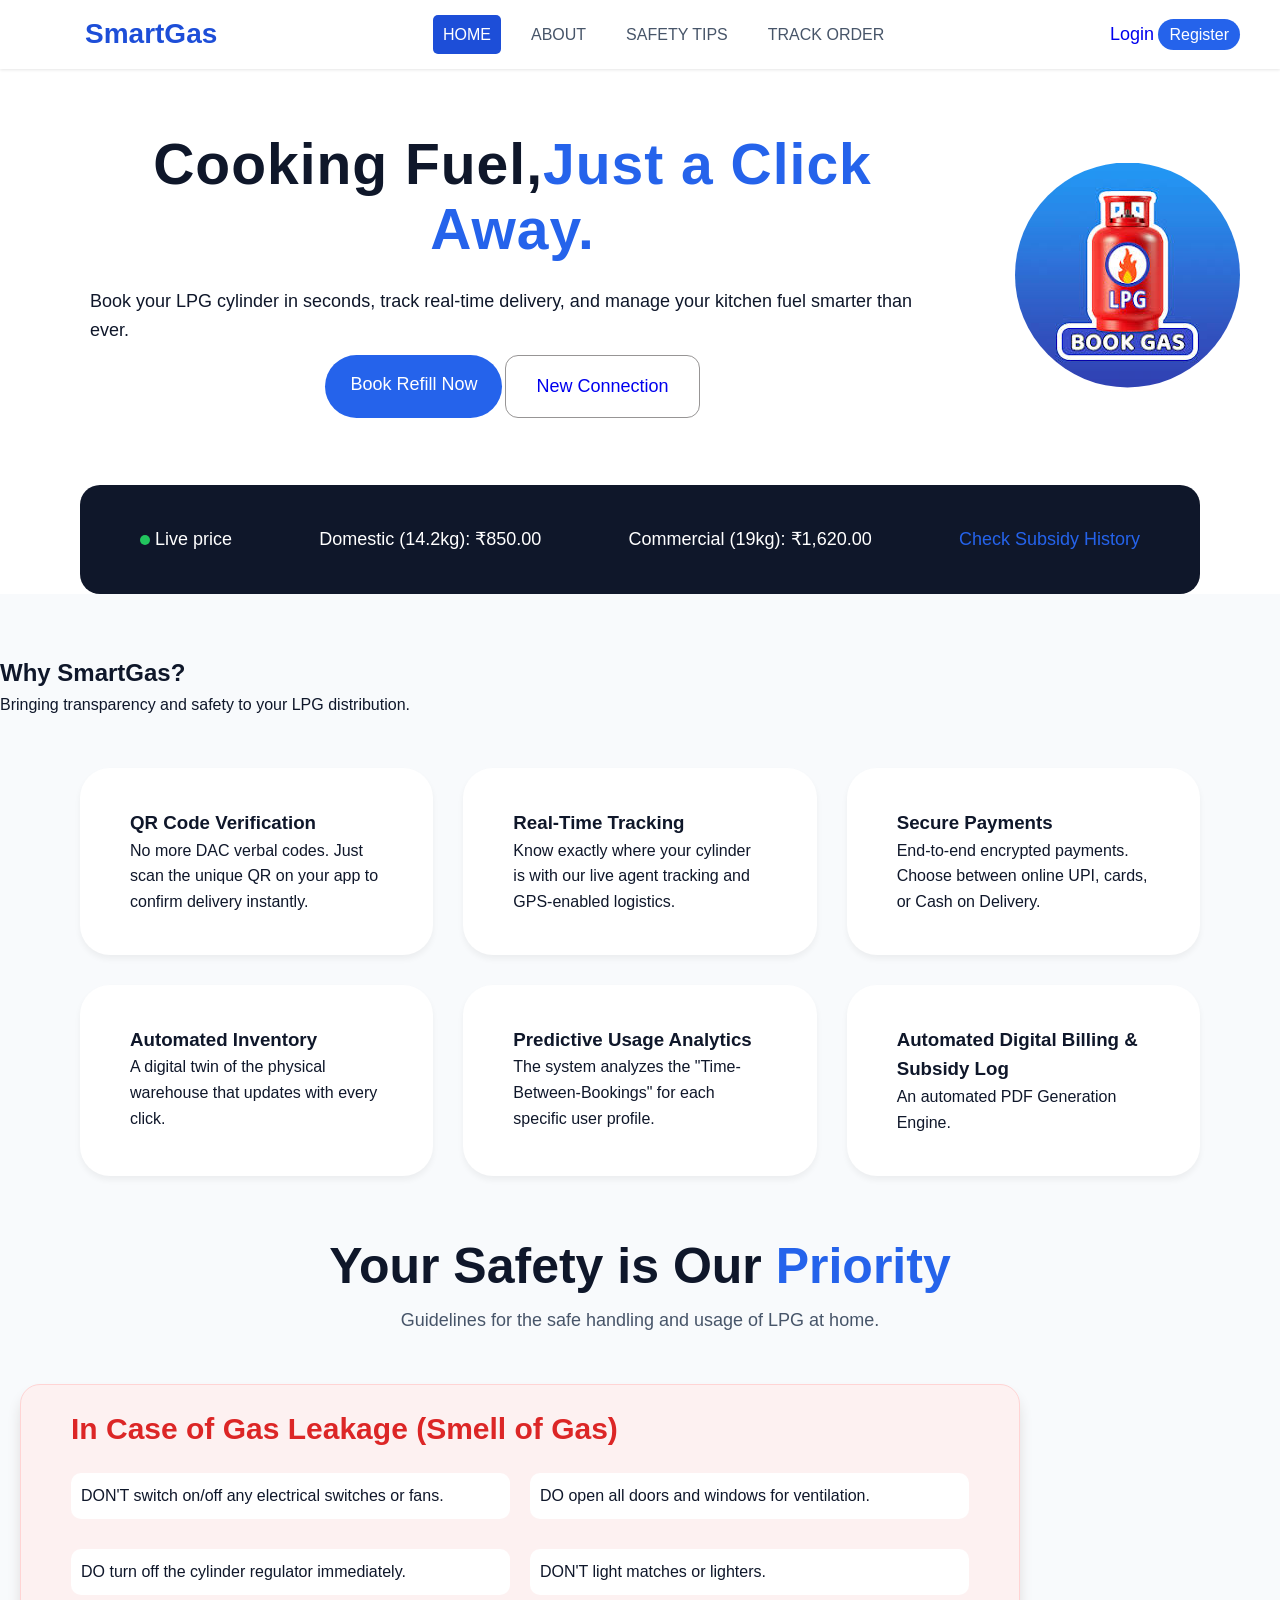
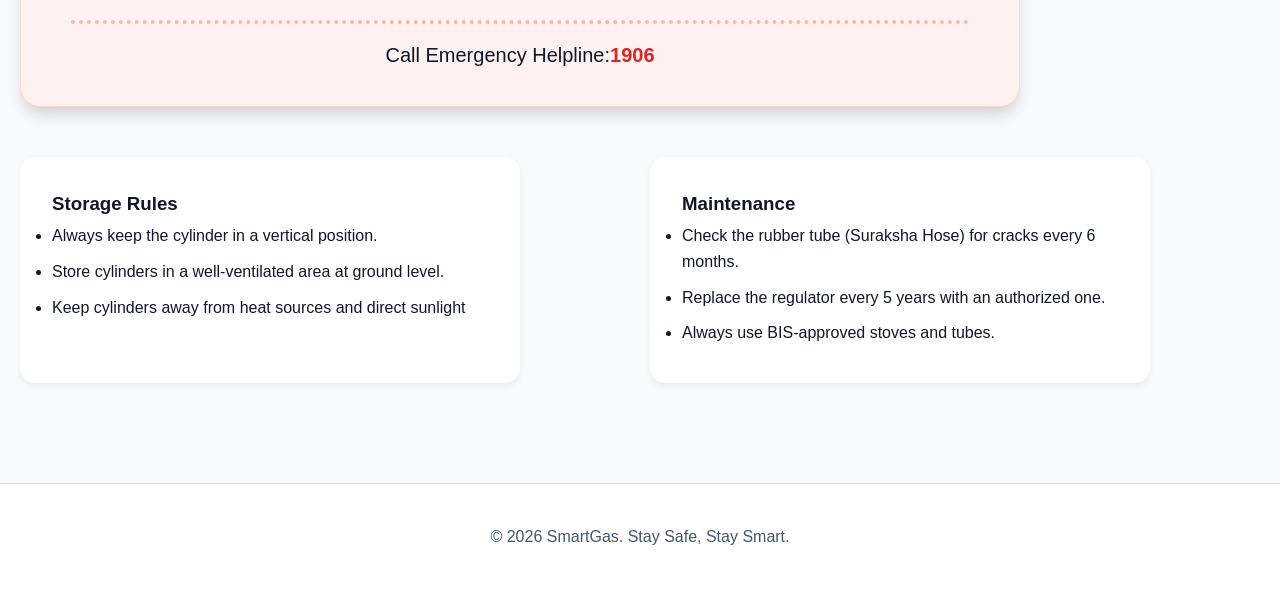
<file: index.html>
<!DOCTYPE html>
<html lang="en">
<head>
    <meta charset="UTF-8">
    <meta name="viewport" content="width=device-width, initial-scale=1.0">
    <title>SmartGas | Home</title>
    <link href="style.css" rel="stylesheet">
    <script src="script.js"></script>
    <link rel="stylesheet" href="https://cdnjs.cloudflare.com/ajax/libs/font-awesome/6.0.0/css/all.min.css">
     <link rel="stylesheet" href="https://cdnjs.cloudflare.com/ajax/libs/font-awesome/6.7.2/css/all.min.css" class="href">
</head>
<body>
    <header>
        <div class="nav-bar">
            <div class="logo">
                <span>SmartGas</span> 
            </div>
            <div class="items">
                <a class="active" href="#home">HOME</a>
                <a href="#about">ABOUT</a>
                <a href="#safety-tips">SAFETY TIPS</a>
                <a href="track.html">TRACK ORDER</a>
            </div>
            <div class="reg-log-btn">
                <a href="log.html" class="log">Login</a>
                <a href="reg.html" class="reg">Register</a>
            </div>
        </div>
    </header>
    <section>
       <div id="home" class="main">
        <div class="heading">
        <div>  
            <h1>Cooking Fuel,<span>Just a Click <br> Away. </span></h1>   
            <a>Book your LPG cylinder in seconds, track real-time delivery, and manage your kitchen fuel smarter than ever.</a>
        </div> 
        <div class="booking-btn">
            <a href="refill.html" class="btn-1">Book Refill Now</a>
            <a href="new_con.html" class="btn-2">New Connection</a>
        </div>
        </div>
            <div class="image">
            <img src="images/gas1.jfif">
        </div>  
       </div>
       <div>
        <div class="live-price">
            <div>
                <a class="pulse-dot"></a>
                <a >Live price</a>
            </div>
            <div>
                <a>Domestic (14.2kg): ₹850.00</a>
            </div>
            <div>
              <a>Commercial  (19kg): ₹1,620.00</a>
            </div>
            <div>
                <a class="ckbtn" id="about" href="subsidy.html">Check Subsidy History</a>
            </div>         
        </div>  
       </div>

        <div class="content">
            <div  class="abt">
                <h2>Why SmartGas?</h2>
            </div>
            <div class="abt-1">   
                <a>Bringing transparency and safety to your LPG distribution.</a>
            </div>

            <div class="cards">
            <div class="grd">
                <h3>QR Code Verification</h3>
                <a>No more DAC verbal codes. Just scan the unique QR on your app to confirm delivery instantly.</a>
            </div>
            <div class="grd">
                <h3>Real-Time Tracking</h3>
                <a>Know exactly where your cylinder is with our live agent tracking and GPS-enabled logistics.</a>
            </div>
            <div class="grd">
                <h3>Secure Payments</h3>
                <a>End-to-end encrypted payments. Choose between online UPI, cards, or Cash on Delivery.</a>
            </div>
             <div class="grd">
                <h3>Automated Inventory</h3>
                <a>A digital twin of the physical warehouse that updates with every click.</a>
            </div>
             <div class="grd">
                <h3>Predictive Usage Analytics</h3>
                <a>The system analyzes the "Time-Between-Bookings" for each specific user profile.</a>
            </div>
             <div class="grd">
                <h3>Automated Digital Billing & Subsidy Log</h3>
                <a  id="safety-tips" >An automated PDF Generation Engine.</a>
            </div>
           </div>

            <div class="heading-1">
              <h1>Your Safety is Our<span> Priority </span></h1>
              <p>Guidelines for the safe handling and usage of LPG at home.</p>
            </div> 
            <div class="emg">
                <div class="hd1">
                    <h1>In Case of Gas Leakage (Smell of Gas)</h1>
                </div>
                <div class="sub1">
                <p>DON'T switch on/off any electrical switches or fans.</p>
                <p>DO open all doors and windows for ventilation.</p>
                <p>DO turn off the cylinder regulator immediately.</p>
                <p>DON'T light matches or lighters.</p>
                </div>
                <p class="emgno">Call Emergency Helpline:<span>1906</span></p>
            </div>
            <div class="emg1">
            <div class="grd1">
                <h3>Storage Rules</h3>
                <ul>
                    <li>Always keep the cylinder in a vertical position.</li>
                    <li>Store cylinders in a well-ventilated area at ground level.</li>
                    <li>Keep cylinders away from heat sources and direct sunlight</li>
                </ul>
            </div>
            <div class="grd1">
                <h3>Maintenance</h3>
                <ul>
                    <li> Check the rubber tube (Suraksha Hose) for cracks every 6 months.</li>
                    <li> Replace the regulator every 5 years with an authorized one.</li>
                    <li>Always use BIS-approved stoves and tubes.</li>
                </ul>
            </div>  
         </div>
        </div>
    </section>

    <footer>
        <p>© 2026 SmartGas. Stay Safe, Stay Smart.</p>
    </footer>

  </body>
</html>
</file>
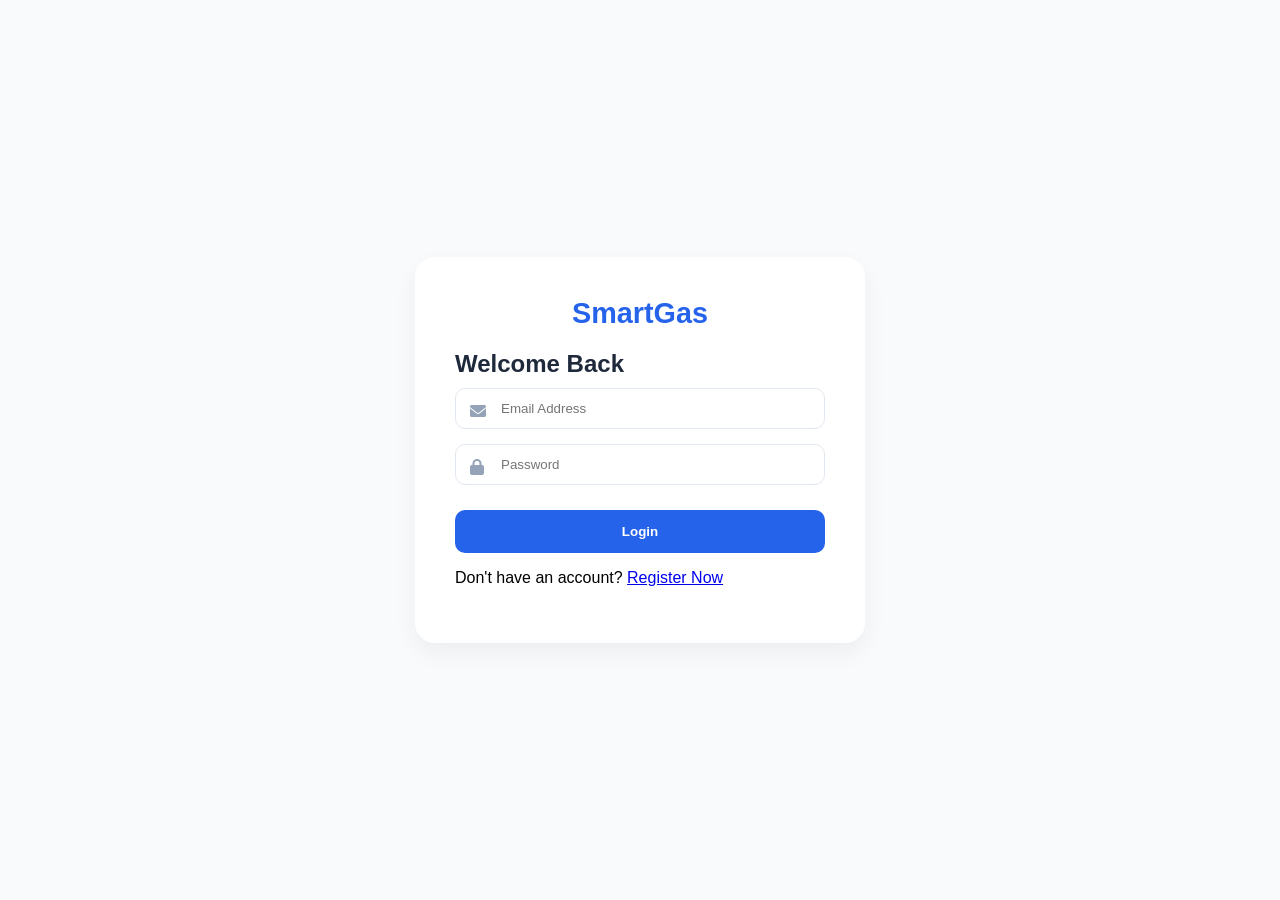
<file: log.html>
<!DOCTYPE html>
<html lang="en">
<head>
    <meta charset="UTF-8">
    <title>SmartGas | Access Portal</title>
    <link rel="stylesheet" href="common.css">
    <link rel="stylesheet" href="https://cdnjs.cloudflare.com/ajax/libs/font-awesome/6.0.0/css/all.min.css">
</head>
<body>
    <div class="auth-container">
        <div class="auth-card">
            <div class="logo"></i> SmartGas</div>
            
            <form id="loginForm" class="auth-form">
                <h2>Welcome Back</h2>
                <div class="input-group">
                    <i class="fa-solid fa-envelope"></i>
                    <input type="email" placeholder="Email Address" required>
                </div>
                <div class="input-group">
                    <i class="fa-solid fa-lock"></i>
                    <input type="password" placeholder="Password" required>
                </div>
                <button type="submit" class="btn-primary">Login</button>
                <p>Don't have an account? <a href="reg.html" >Register Now</a></p>
            </form>

        </div>
    </div>
</body>
</html>
</file>
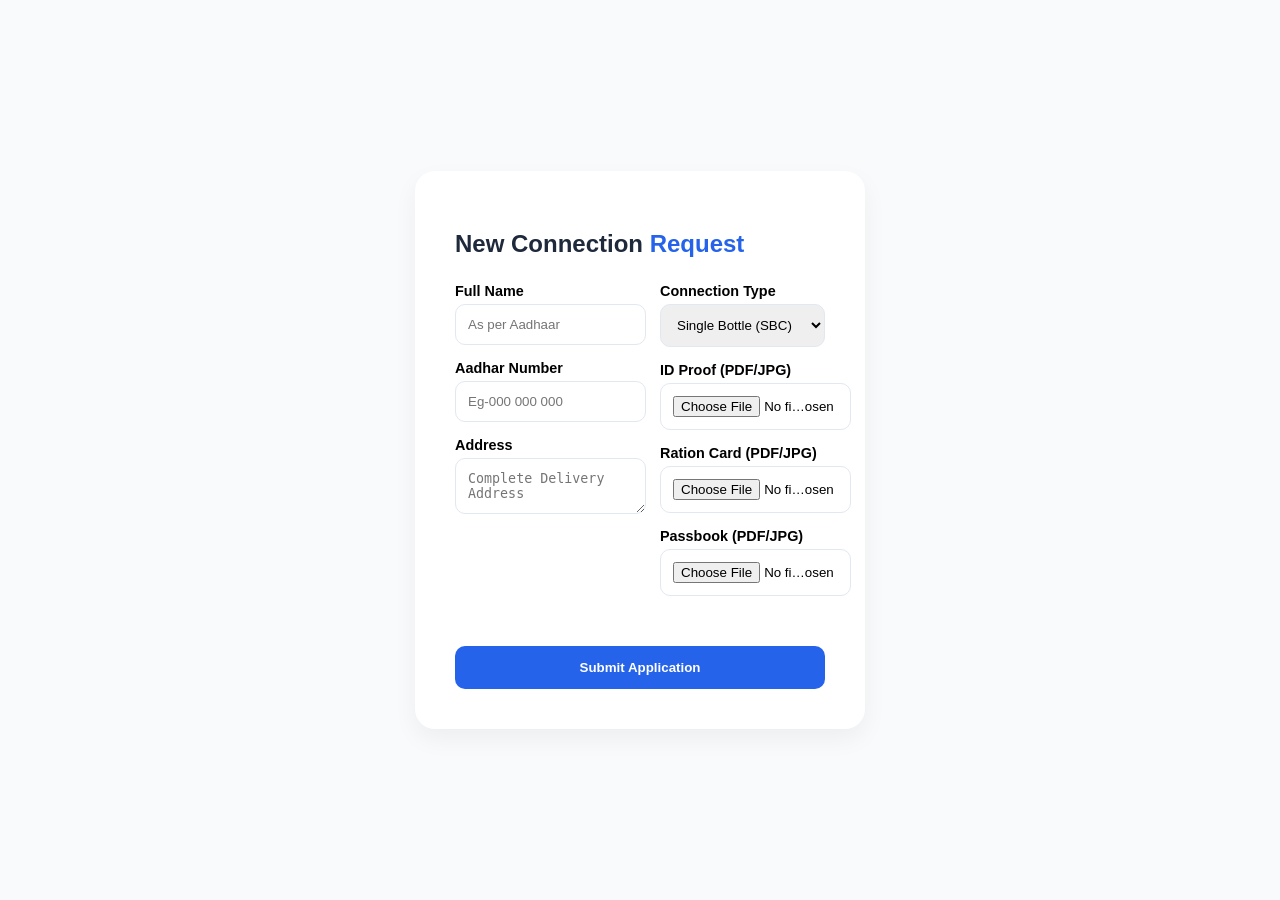
<file: new_con.html>
<!DOCTYPE html>
<html lang="en">
<head>
    <meta charset="UTF-8">
    <title>SmartGas | New Connection</title>
    <link rel="stylesheet" href="common.css">
</head>
<body>
    <div class="form-wrapper">
        <div class="form-card wide">
            <h2>New Connection <span>Request</span></h2>
            <form class="grid-form">
                <div class="col">
                    <label>Full Name</label>
                    <input type="text" placeholder="As per Aadhaar" required>
                    
                    <label>Aadhar Number</label>
                    <input type="text" placeholder="Eg-000 000 000" required>

                    <label>Address</label>
                    <textarea placeholder="Complete Delivery Address" required></textarea>
                </div>
                <div class="col">
                    <label>Connection Type</label>
                    <select>
                        <option>Single Bottle (SBC)</option>
                        <option>Double Bottle (DBC)</option>
                    </select>

                    <label>ID Proof (PDF/JPG)</label>
                    <input type="file" required>
                    <label>Ration Card (PDF/JPG)</label>
                    <input type="file" required>
                    <label>Passbook (PDF/JPG)</label>
                    <input type="file" required>
                </div>
                <button class="btn-primary full-width">Submit Application</button>
            </form>
        </div>
    </div>
</body>
</html>
</file>
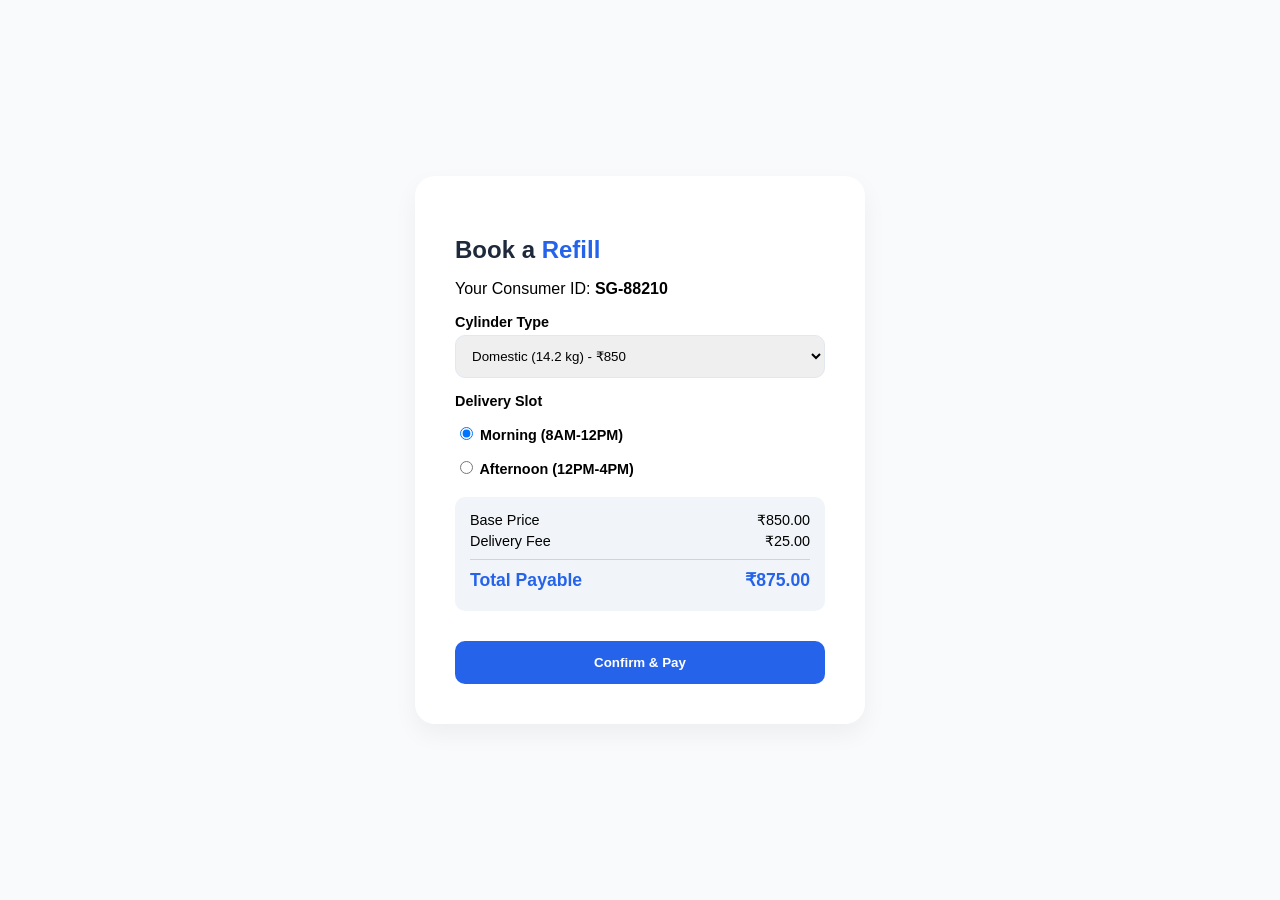
<file: refill.html>
<!DOCTYPE html>
<html lang="en">
<head>
    <meta charset="UTF-8">
    <title>SmartGas | Book Refill</title>
    <link rel="stylesheet" href="common.css">
</head>
<body>
    <div class="form-wrapper">
        <div class="form-card">
            <h2>Book a <span>Refill</span></h2>
            <p>Your Consumer ID: <strong>SG-88210</strong></p>
            
            <form>
                <label>Cylinder Type</label>
                <select>
                    <option>Domestic (14.2 kg) - ₹850</option>
                    <option>Commercial (19 kg) - ₹1,620</option>
                </select>

                <label>Delivery Slot</label>
                <div class="slots">
                    <label><input type="radio" name="slot" checked> Morning (8AM-12PM)</label>
                    <label><input type="radio" name="slot"> Afternoon (12PM-4PM)</label>
                </div>

                <div class="price-summary">
                    <div class="row"><span>Base Price</span><span>₹850.00</span></div>
                    <div class="row"><span>Delivery Fee</span><span>₹25.00</span></div>
                    <div class="row total"><span>Total Payable</span><span>₹875.00</span></div>
                </div>

                <button class="btn-primary">Confirm & Pay</button>
            </form>
        </div>
    </div>
</body>
</html>
</file>
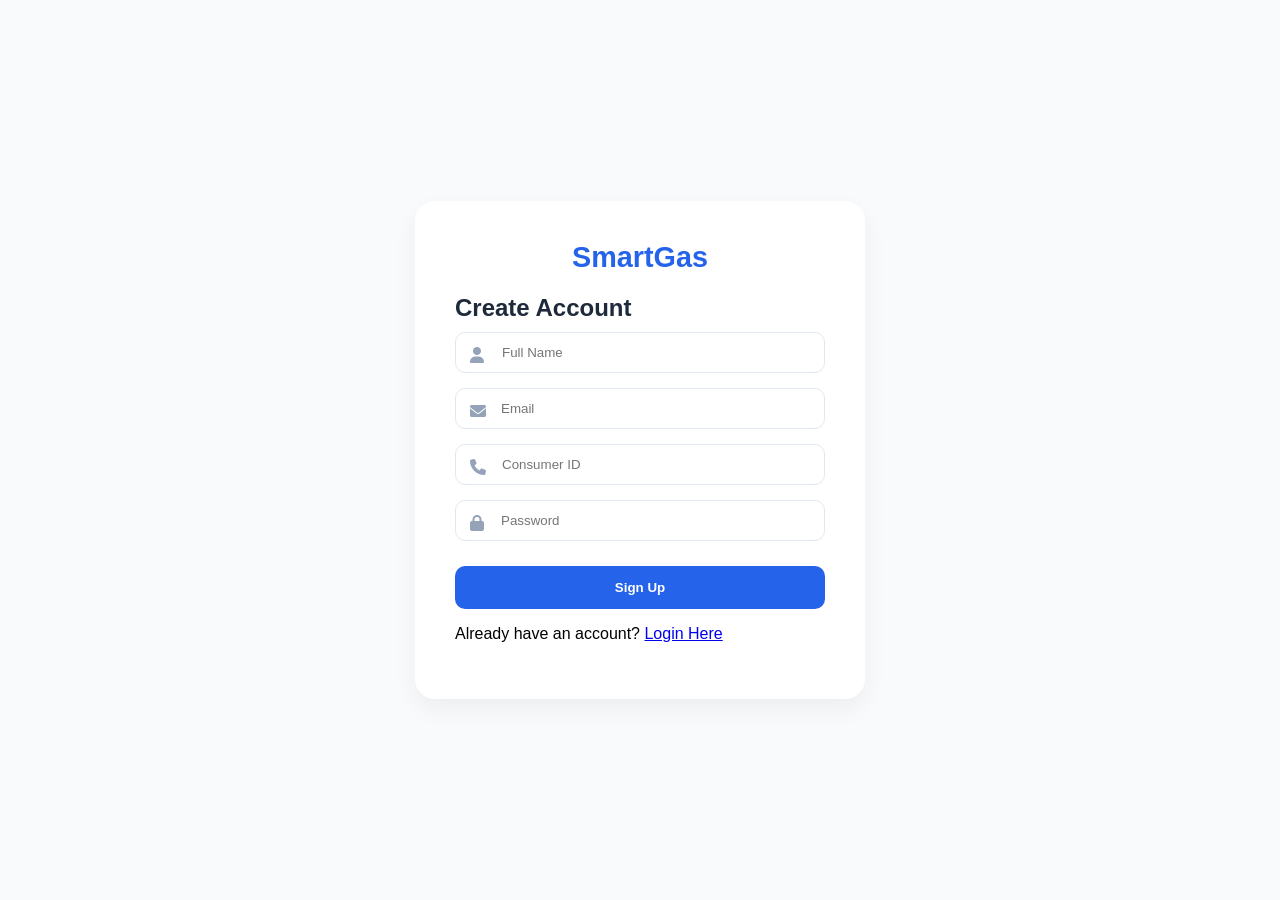
<file: reg.html>
<!DOCTYPE html>
<html lang="en">
<head>
    <meta charset="UTF-8">
    <title>SmartGas | Access Portal</title>
    <link rel="stylesheet" href="common.css">
    <link rel="stylesheet" href="https://cdnjs.cloudflare.com/ajax/libs/font-awesome/6.0.0/css/all.min.css">
</head>
<body>
    <div class="auth-container">
        <div class="auth-card">
            <div class="logo"></i> SmartGas</div>
            

            <form id="registerForm" >
                <h2>Create Account</h2>
                <div class="input-group"><i class="fa-solid fa-user"></i><input id="field" type="text" placeholder="Full Name" required></div>
                <div class="input-group"><i class="fa-solid fa-envelope"></i><input  type="email" placeholder="Email" required></div>
                <div class="input-group"><i class="fa-solid fa-phone"></i><input id="field" type="text" placeholder="Consumer ID" required></div>
                <div class="input-group"><i class="fa-solid fa-lock"></i><input type="password" placeholder="Password" required></div>
                <button type="submit" class="btn-primary">Sign Up</button>
                <p>Already have an account? <a href="log.html" >Login Here</a></p>
            </form>
        </div>
    </div>

</body>
</html>
</file>
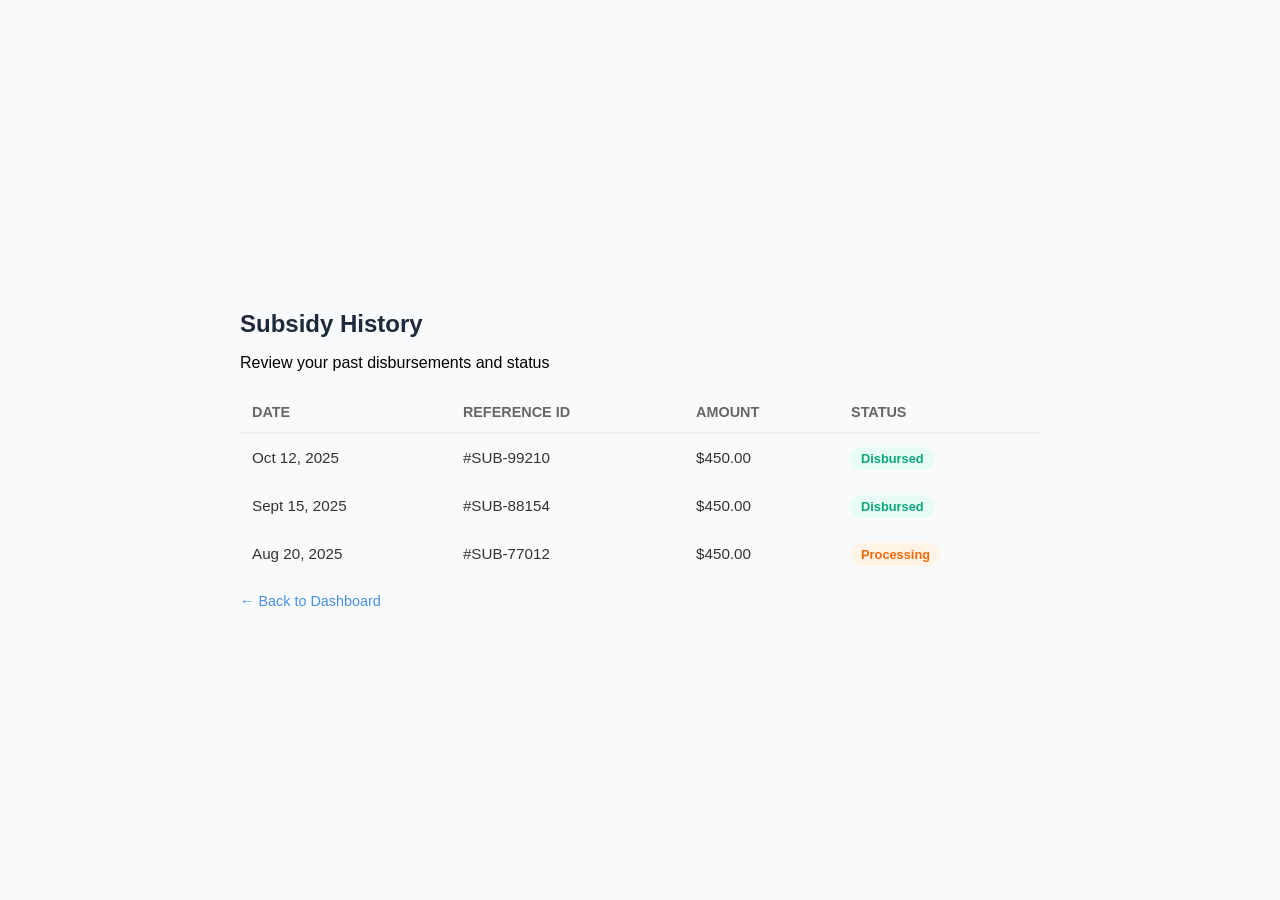
<file: subsidy.html>
<!DOCTYPE html>
<html lang="en">
<head>
    <meta charset="UTF-8">
    <meta name="viewport" content="width=device-width, initial-scale=1.0">
    <title>Subsidy History | Secure Portal</title>
    <link rel="stylesheet" href="common.css">
</head>
<body>
    <div class="auth-container wide">
        <div class="auth-header">
            <h2>Subsidy History</h2>
            <p>Review your past disbursements and status</p>
        </div>

        <div class="table-responsive">
            <table class="history-table">
                <thead>
                    <tr>
                        <th>Date</th>
                        <th>Reference ID</th>
                        <th>Amount</th>
                        <th>Status</th>
                    </tr>
                </thead>
                <tbody>
                    <tr>
                        <td>Oct 12, 2025</td>
                        <td>#SUB-99210</td>
                        <td>$450.00</td>
                        <td><span class="status-pill success">Disbursed</span></td>
                    </tr>
                    <tr>
                        <td>Sept 15, 2025</td>
                        <td>#SUB-88154</td>
                        <td>$450.00</td>
                        <td><span class="status-pill success">Disbursed</span></td>
                    </tr>
                    <tr>
                        <td>Aug 20, 2025</td>
                        <td>#SUB-77012</td>
                        <td>$450.00</td>
                        <td><span class="status-pill pending">Processing</span></td>
                    </tr>
                </tbody>
            </table>
        </div>

        <div class="auth-footer">
            <a href="index.html" class="back-link">← Back to Dashboard</a>
        </div>
    </div>
</body>
</html>
</file>
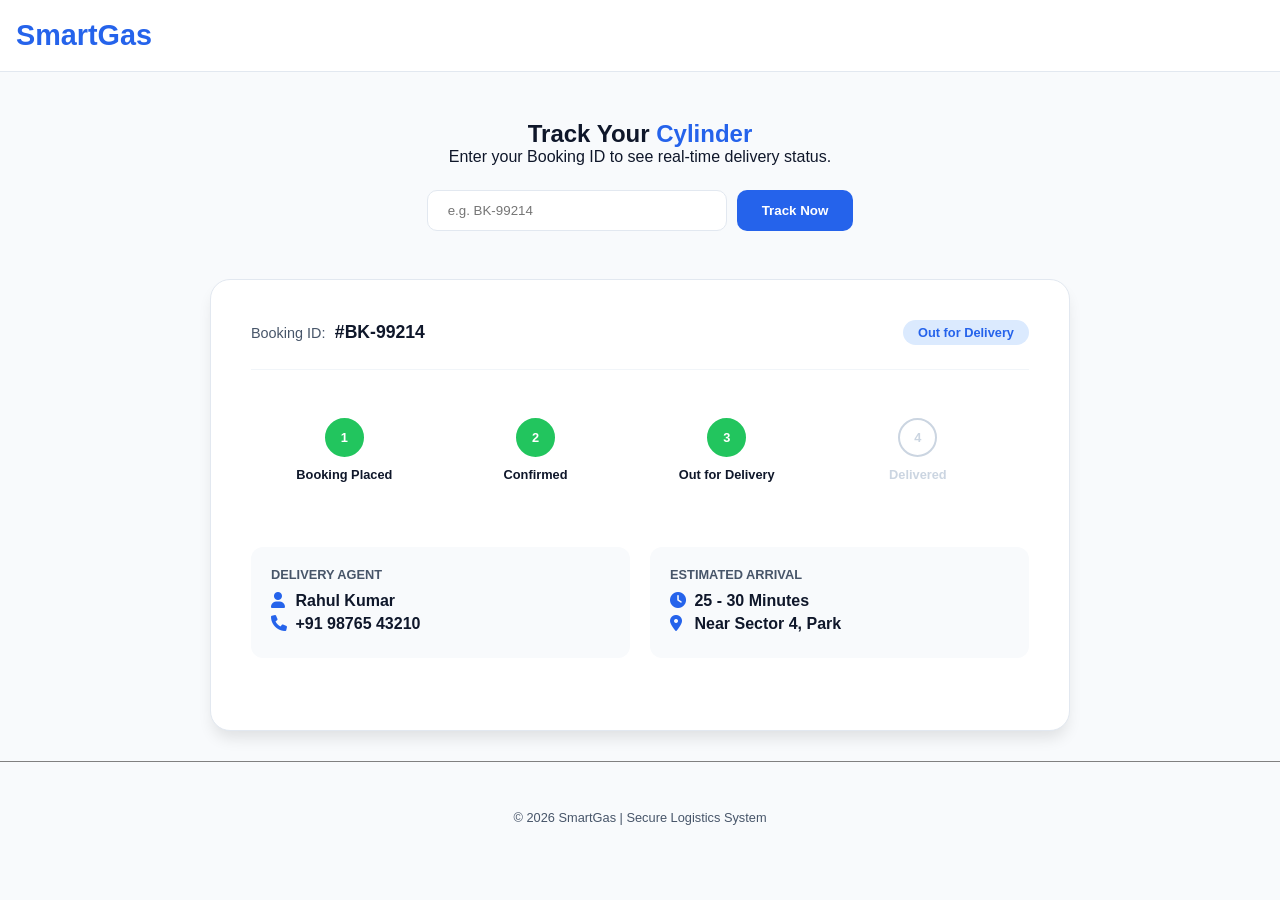
<file: track.html>
<!DOCTYPE html>
<html lang="en">
<head>
    <meta charset="UTF-8">
    <meta name="viewport" content="width=device-width, initial-scale=1.0">
    <title>SmartGas | Track Your Order</title>
    <link rel="stylesheet" href="track.css">
    <link rel="stylesheet" href="https://cdnjs.cloudflare.com/ajax/libs/font-awesome/6.0.0/css/all.min.css">
</head>
<body>

    <nav class="navbar">
         <div class="logo">
                <span>SmartGas</span> 
            </div>
    </nav>

    <div class="container">
        <section class="search-section">
            <h1>Track Your <span>Cylinder</span></h1>
            <p>Enter your Booking ID to see real-time delivery status.</p>
            <div class="search-box">
                <input type="text" placeholder="e.g. BK-99214" id="orderID">
                <button class="btn-primary">Track Now</button>
            </div>
        </section>

        <div class="tracker-card">
            <div class="card-header">
                <div>
                    <span class="order-label">Booking ID:</span>
                    <span class="order-value">#BK-99214</span>
                </div>
                <div class="status-badge">Out for Delivery</div>
            </div>

            
            <div class="progress-container">
                <ul class="progressbar">
                    <li class="active">Booking Placed</li>
                    <li class="active">Confirmed</li>
                    <li class="active pulse">Out for Delivery</li>
                    <li>Delivered</li>
                </ul>
            </div>

            <div class="track-details">
                <div class="detail-box">
                    <h4>Delivery Agent</h4>
                    <p><i class="fa-solid fa-user"></i> Rahul Kumar</p>
                    <p><i class="fa-solid fa-phone"></i> +91 98765 43210</p>
                </div>
                <div class="detail-box">
                    <h4>Estimated Arrival</h4>
                    <p><i class="fa-solid fa-clock"></i> 25 - 30 Minutes</p>
                    <p><i class="fa-solid fa-location-dot"></i> Near Sector 4, Park</p>
                </div>
            </div>
        </div>
    </div>

    <footer class="footer">
        <p>&copy; 2026 SmartGas | Secure Logistics System</p>
    </footer>

</body>
</html>
</file>
<file: style.css>
:root {
    --primary: #2563eb;
    --primary-dark: #1d4ed8;
    --black: #0f172a;
    --grey: #475569;
    --slate-900:#0f172a;
    --slate-50: #f8fafc;
    --white: #ffffff;
    --green: #22c55e;
    --red: #dc2626;
}
html{
    scroll-behavior: smooth;
}
* {
    margin: 0;
    padding: 0;
    box-sizing: border-box;
    font-family: 'Inter', -apple-system, sans-serif;
}
body {
    color: var(--slate-900);
    line-height: 1.6;
}
header {
    position: fixed;
    top: 0;
    width: 100%;
    padding: 12px 25px;
    background-color: var(--white);
    box-shadow: rgba(0, 0, 0, 0.1) 0px 1px 3px;
    z-index: 1000;
}
.nav-bar{
    display: flex;
    justify-content: space-between;
    align-items: center;
}        
.logo{
    padding-left: 60px;
    font-size: 28px;
    font-weight: bolder;
    color: var(--primary-dark);
}
.items{
    display: flex;
    align-items: center;
    gap: 20px;
}
.items a{
    padding: 7px 10px;
    text-decoration: none;
    color: var(--grey);
    border-radius: 5px;
}
.items a.active,.items :hover{
     background-color: var(--primary-dark);
     color: var(--white);
     transition: 0.5s;
}
.reg-log-btn{
    padding-right: 15px;
}
.reg-log-btn i  {
    display: none;
}
.reg{
    border: none;
    text-decoration: none;
    cursor: pointer;
    font-size: 16px;
    padding: 7px 11px;
    background-color: var(--primary);
    color: var(--white);
    border-radius: 20px;
}
.log{
     border: none;
     cursor: pointer;
     text-decoration: none;
     font-size: 18px;
     background-color: var(--white);
}
section{
   margin-top: 65px; 
}
.main{
    display: flex;
    align-items: center;
    height: 420px;
    padding-left: 90px;
}
.heading{
    display: flex;
    flex-direction: column;
    align-items: center;
    flex-grow: 1;

}
.heading h1{
    font-size: 57px;
    letter-spacing: 1px;
    line-height: 65px;
    margin-bottom: 25px;
    text-align: center;
}
.heading h1 span{
    color: var(--primary);
}
.heading a{
    font-size: 18px;
    font-weight: 500;
}
.booking-btn{
    display: flex;
    padding-top: 10px;

}
.btn-1{
    border: none;
    text-decoration: none;
    padding: 15px 25px;
    color: var(--white);
    background-color: var(--primary);
    font-size: 18px;
    border-radius: 50px;
    font-weight: bold;
    margin-right: 3px;
}
.btn-2{
    text-decoration: none;
     padding: 16px 30px;
     border-radius: 13px;
     border: rgb(151, 149, 149) 1px solid;
     background-color: var(--white);
     font-weight: bold;
}
.btn-1:hover{
    padding: 18px 29px;
    transition: 0.2s;
}
.image{
    display: flex;
    align-items: center;
    justify-content: center;
    padding-left: 80px;
    padding-right: 40px;
    z-index: 0;
    flex-grow: 1;
}
img{
     clip-path: circle(50% at 50%50%);
}
.live-price{
    margin: 0 80px;
    background-color: var(--slate-900);
    color: var(--white);
    border-radius: 20px;  
    display: flex;
    align-items: center;
    justify-content: space-between;
    padding:40px 60px ;
    font-size: 18px;
}
.pulse-dot{
    height: 10px;
  width: 10px;
  background: var(--green);
  border-radius: 50%;
  display: inline-block;
  animation: pulse 2s infinite;
}
@keyframes pulse {
          0% {
              transform: scale(0.95);
               box-shadow: 0 0 0 0 rgba(34, 197, 94, 0.7);
           }
    
            50% {
                transform: scale(1);
                box-shadow: 0 0 0 10px rgba(34, 197, 94, 0);
            }
            100% {
               transform: scale(0.95);
               box-shadow: 0 0 0 0 rgba(34, 197, 94, 0);
            }
}
.ckbtn{
    text-decoration: none;
    color: var(--primary);
}
.content{
    display: block;
    justify-items: center;
    padding-top: 60px;
    background-color: var(--slate-50);
}  
.cards{
    display: grid;
    grid-template-columns: 1fr 1fr 1fr;
    column-gap: 30px;
    row-gap: 30px;
    padding:50px 20px;
    margin: 0 60px;
    
}
.grd{
    padding: 40px 50px;
    background-color: var(--white);
    border-radius: 30px;
    box-shadow: 0 4px 6px rgba(0,0,0,0.05);
}
.emg{
    max-width: 1000px;
    margin: 50px 20px;
    border: #ffd4d4 1px solid;
    padding: 20px 50px;
    border-radius: 20px;
     background-color:#fdf1f1;
     box-shadow: rgb(211, 209, 209) 0 10px 15px -3px;
}
.heading-1 h1{
    font-size: 50px;
    font-weight: bolder;
    text-align: center;
}
.heading-1 span{
    color: var(--primary);
}
.heading-1 p{
    text-align: center;
    color: var(--grey);
    font-weight: 500;
    font-size: 18px;
}
.hd1 h1{
    font-size: 30px;
    color: var(--red);
    padding-bottom: 20px;
}
.sub1 {
    display: grid;
    grid-template-columns: 1fr 1fr;
    row-gap: 30px;
    column-gap: 20px; 
    padding-bottom: 25px;
}
.sub1 p{
    padding: 10px 10px;
    background-color: var(--white);
    border-radius: 10px;
}
.emgno{
   border-top:#fdb3b3 4px dotted  ;
   text-align: center;
   font-size: 20px;
   padding: 15px 0;
}
.emgno span{ 
    color: var(--red);
    font-weight: 800;
}
.grd1{
    background: white;
    padding: 2rem;
    border-radius: 15px;
    max-width: 500px;
    box-shadow: 0 4px 6px rgba(0,0,0,0.05);
}
.grd1 li{
    padding: 5px 0;
    font-weight: 500;
}
.emg1{
    display: grid;
    column-gap: 20px;
    padding-bottom: 100px;
    margin: 0 20px;
    grid-template-columns: 1fr 1fr;
}
footer p{
    text-align: center;
    color: var(--grey);
    padding: 40px 10px;
    border-top: rgb(218, 215, 215) 1px solid;
}
@media (max-width:1155px){
    .main{
        height: 500px;
    }
    .heading h1{
        font-size: 50px;
        line-height: 55px;  
    }
    .heading a{
        font-size: 17px;
    }
}
@media (max-width:1100px){
    .live-price{
        font-size: 16px;
        padding: 35px 30px;
    }
    .logo{
        padding-left: 10px;
    }
    .reg-log-btn{
        padding-right: 0;
    }
}
@media (max-width:850px){
    header .reg-log-btn i{
        display: inline-block;
    }
    header .items{
        position: absolute;
        display: block;
        top: 100%;
        right: 0;left: 0;
        background: #fff;
        padding: 10px;
        border-top:.1rem solid rgb(0,0,0,.2);
        border-bottom:.1rem solid rgb(0,0,0,.2);
        clip-path: polygon(0 0,100% 0,100% 0,0 0);
    }
    header .items.active{
        clip-path: polygon(0 0,100% 0,100% 100%,0 100%);
    }
    header .items a{
        display: block;
        background: #eee;
        font-size: 20px;
        padding: 12px;
        margin-bottom: 10px;
    }
}
@media ( max-width:710px){
    .logo{
        font-size: 25px ;
    }
    .main{
        height: 470px;
        padding-left: 30px;
        
    }
    .heading h1{
        font-size: 45px;
        line-height: 45px;  
    }
    .image{
        padding: 0;
        padding-right: 20px;
    }
    img{
        height: 200px;
        width: 200px;
    }
    .live-price{
        font-size: 12px;
        padding: 35px 20px;
        margin: 0 40px;
        line-height: 15px;
    }
    .cards{
        grid-template-columns: 1fr 1fr;
        row-gap: 10px;
        column-gap: 10px;
        padding: 50px 0;
    }
    .grd{
        padding: 20px 30px;
       
    }
    .heading-1 h1{
        font-size: 45px;
        line-height: 45px;
    }
    
    .hd1 h1{
        font-size: 20px;
    }

}
@media (max-width:510px){
    .logo{
        font-size: 20px;
        padding-left: 5px;
    }
    header{
        padding: 12px 10px;
    }
    header .items{
        font-size: 15px;
    }
    .reg-log-btn .log,.reg{
        font-size: 15px;
    }
    
    .main{
        margin-top: 100px;
        height: 400px;
        flex-wrap: wrap;
        padding: 20px 10px;
    }
    .heading h1{
        font-size: 30px;
        line-height: 33px;
    }
    .heading a{
        font-size: 14px;
    }
    img{
        height: 100px;
        width: 100px;
    }
    .btn-1{
        font-size: 13px;
        padding: 10px 15px;
    }
    .btn-2{
        font-size: 13px;
        padding: 10px 15px;
    }
    .content{
        padding-left: 20px;
    }
    .grd{
        padding: 15px 15px;
        border-radius: 15px;
    }
    .live-price{
        font-size: 11px;
        padding: 20px 20px;
        margin: 0 20px;
        line-height: 12px;
    }
     .heading-1 h1{
        font-size: 30px;
        line-height: 34px;
    }
     .heading-1 p{
        font-size: 16px;
        line-height: 17px;
    }
    .emg{
        padding: 12px 13px;
    }
    .sub1{
        grid-template-columns: 1fr;
    }
    .hd1{
        font-size: 10px;
        line-height: 25px;
    }
    .emg1{
         grid-template-columns: 1fr;
         row-gap: 10px;
    }
    .grd1{
        padding: 15px 20px; 
    }
    .cards{
      padding-right: 10px;
    }
}
</file>
<file: common.css>
:root {
    --primary: #2563eb;
    --navy: #1e293b;
    --bg: #f8fafc;
}

body { font-family:'Inter', -apple-system, sans-serif; background: var(--bg); display: flex; align-items: center; justify-content: center; min-height: 100vh; margin: 0; }

.auth-container, .form-wrapper { width: 100%; max-width: 450px; padding: 20px; }
.form-card.wide { max-width: 800px; }

.auth-card, .form-card { background: white; padding: 40px; border-radius: 20px; box-shadow: 0 10px 25px rgba(0,0,0,0.05); }

.logo { color: var(--primary); font-weight: 800; font-size: 1.8rem; text-align: center; margin-bottom: 20px; }
h2 { margin-bottom: 10px; color: var(--navy); }
h2 span { color: var(--primary); }

.input-group { position: relative; margin-bottom: 15px; }
.input-group i { position: absolute; left: 15px; top: 15px; color: #94a3b8; }
.input-group input { width: 100%; padding: 12px 12px 12px 45px ; box-sizing: border-box; border: 1px solid #e2e8f0; border-radius: 10px; outline: none; }
#field{padding: 12px 12px 12px 46px ;}

label { display: block; margin: 15px 0 5px; font-weight: 600; font-size: 0.9rem; }
select, input[type="text"], textarea, input[type="file"] { width: 100%; padding: 12px; border: 1px solid #e2e8f0; border-radius: 10px; }

.price-summary { background: #f1f5f9; padding: 15px; border-radius: 10px; margin: 20px 0; }
.row { display: flex; justify-content: space-between; font-size: 0.9rem; margin-bottom: 5px; }
.total { border-top: 1px solid #cbd5e1; padding-top: 10px; margin-top: 10px; font-weight: 800; font-size: 1.1rem; color: var(--primary); }

.btn-primary { width: 100%; background: var(--primary); color: white; border: none; padding: 14px; border-radius: 10px; font-weight: 700; cursor: pointer; transition: 0.3s; margin-top: 10px; }
.btn-primary:hover { background: #1d4ed8; }

.hidden { display: none; }
.grid-form { display: grid; grid-template-columns: 1fr 1fr; gap: 40px; }
.full-width { grid-column: span 2; }
/* Container variation for tables */
.auth-container.wide { max-width: 800px;}
.table-responsive {overflow-x: auto; margin-top: 20px;}
.history-table {width: 100%; border-collapse: collapse; text-align: left;}
.history-table th {padding: 12px; border-bottom: 2px solid #eee; color: #666; font-size: 0.9rem; text-transform: uppercase;}
.history-table td { padding: 15px 12px; border-bottom: 1px solid #f9f9f9; color: #333; font-size: 0.95rem;}

/* Status Labels */
.status-pill { padding: 4px 10px; border-radius: 20px; font-size: 0.8rem; font-weight: 600;}
.status-pill.success {background-color: #e6fcf5; color: #0ca678;}
.status-pill.pending {background-color: #fff4e6; color: #f76707;}
.back-link {text-decoration: none; color: #4A90E2; font-size: 0.9rem; display: inline-block; margin-top: 15px;}
.back-link:hover { text-decoration: underline;}
</file>
<file: track.css>
:root {
    --primary: #2563eb;
    --success: #22c55e;
    --slate-200: #e2e8f0;
    --slate-600: #475569;
    --slate-900: #0f172a;
}

* { margin: 0; padding: 0; box-sizing: border-box; font-family: 'Inter', sans-serif; }

body { background-color: #f8fafc; color: var(--slate-900); }

.container { max-width: 900px; margin: 0 auto; padding: 0 20px; }

/* Navbar */
.navbar { background: white; padding: 1.2rem 1rem; border-bottom: 1px solid var(--slate-200); margin-bottom: 3rem; }
.nav-content { display: flex; justify-content: space-between; align-items: center;  gap: 8px;}
.logo { font-weight: 800; color: var(--primary); font-size: 1.8rem; display: flex; align-items: center;  }
.nav-links { display: flex; list-style: none; gap: 20px; }
.nav-links a { text-decoration: none; color: var(--slate-600); font-weight: 500; }
.nav-links a.active { color: var(--primary); }

/* Search Section */
.search-section { text-align: center; margin-bottom: 3rem; }
.search-section h1 span { color: var(--primary); }
.search-box { margin-top: 1.5rem; display: flex; justify-content: center; gap: 10px; }
.search-box input { padding: 12px 20px; width: 300px; border-radius: 10px; border: 1px solid var(--slate-200); outline: none; }
.btn-primary { background: var(--primary); color: white; border: none; padding: 12px 25px; border-radius: 10px; font-weight: 600; cursor: pointer; }

/* Tracker Card */
.tracker-card { background: white; border-radius: 20px; padding: 2.5rem; box-shadow: 0 10px 15px -3px rgba(0,0,0,0.1); border: 1px solid var(--slate-200); margin-bottom: 30px; }
.card-header { display: flex; justify-content: space-between; align-items: center; margin-bottom: 3rem; border-bottom: 1px solid #f1f5f9; padding-bottom: 1.5rem; }
.order-label { color: var(--slate-600); font-size: 0.9rem; margin-right: 5px; }
.order-value { font-weight: 800; font-size: 1.1rem; }
.status-badge { background: #dbeafe; color: var(--primary); padding: 5px 15px; border-radius: 50px; font-size: 0.8rem; font-weight: 700; }

/* Progress Bar Logic */
.progress-container { margin-bottom: 4rem; }
.progressbar { counter-reset: step; }
.progressbar li { list-style: none; display: inline-block; width: 24%; position: relative; text-align: center; font-size: 0.8rem; font-weight: 600; color: #cbd5e1; }
.progressbar li:before { content: counter(step); counter-increment: step; width: 35px; height: 35px; line-height: 35px; border: 2px solid #cbd5e1; display: block; text-align: center; margin: 0 auto 10px auto; border-radius: 50%; background-color: white; }
.progressbar li:after { content: ""; position: absolute; width: 100%; height: 2px; background-color: #cbd5e1; top: 18px; left: -50%; z-index: -1; }
.progressbar li:first-child:after { content: none; }
.progressbar li.active { color: var(--slate-900); }
.progressbar li.active:before { border-color: var(--success); background-color: var(--success); color: white; }
.progressbar li.active:after { background-color: var(--success); }

/* Animation for current status */
.pulse:before { animation: pulse-blue 2s infinite; }
@keyframes pulse-blue { 0% { box-shadow: 0 0 0 0 rgba(37, 99, 235, 0.4); } 70% { box-shadow: 0 0 0 10px rgba(37, 99, 235, 0); } 100% { box-shadow: 0 0 0 0 rgba(37, 99, 235, 0); } }

/* Map & Details */
.track-details { display: grid; grid-template-columns: 1fr 1fr; gap: 20px; margin-bottom: 2rem; }
.detail-box { background: #f8fafc; padding: 20px; border-radius: 12px; }
.detail-box h4 { font-size: 0.8rem; color: var(--slate-600); text-transform: uppercase; margin-bottom: 10px; }
.detail-box p { font-weight: 600; margin-bottom: 5px; }
.detail-box i { color: var(--primary); width: 20px; }

.map-placeholder { background: #1e293b; height: 200px; border-radius: 15px; display: flex; flex-direction: column; align-items: center; justify-content: center; color: white; position: relative; overflow: hidden; }
.map-placeholder i { font-size: 3rem; margin-bottom: 10px; opacity: 0.5; }
.map-overlay { position: absolute; bottom: 0; background: rgba(37, 99, 235, 0.9); width: 100%; text-align: center; padding: 10px; font-size: 0.8rem; font-weight: 600; }

.footer { border-top: grey solid 1px; text-align: center; padding: 3rem 0; color: var(--slate-600); font-size: 0.8rem; }
</file>
